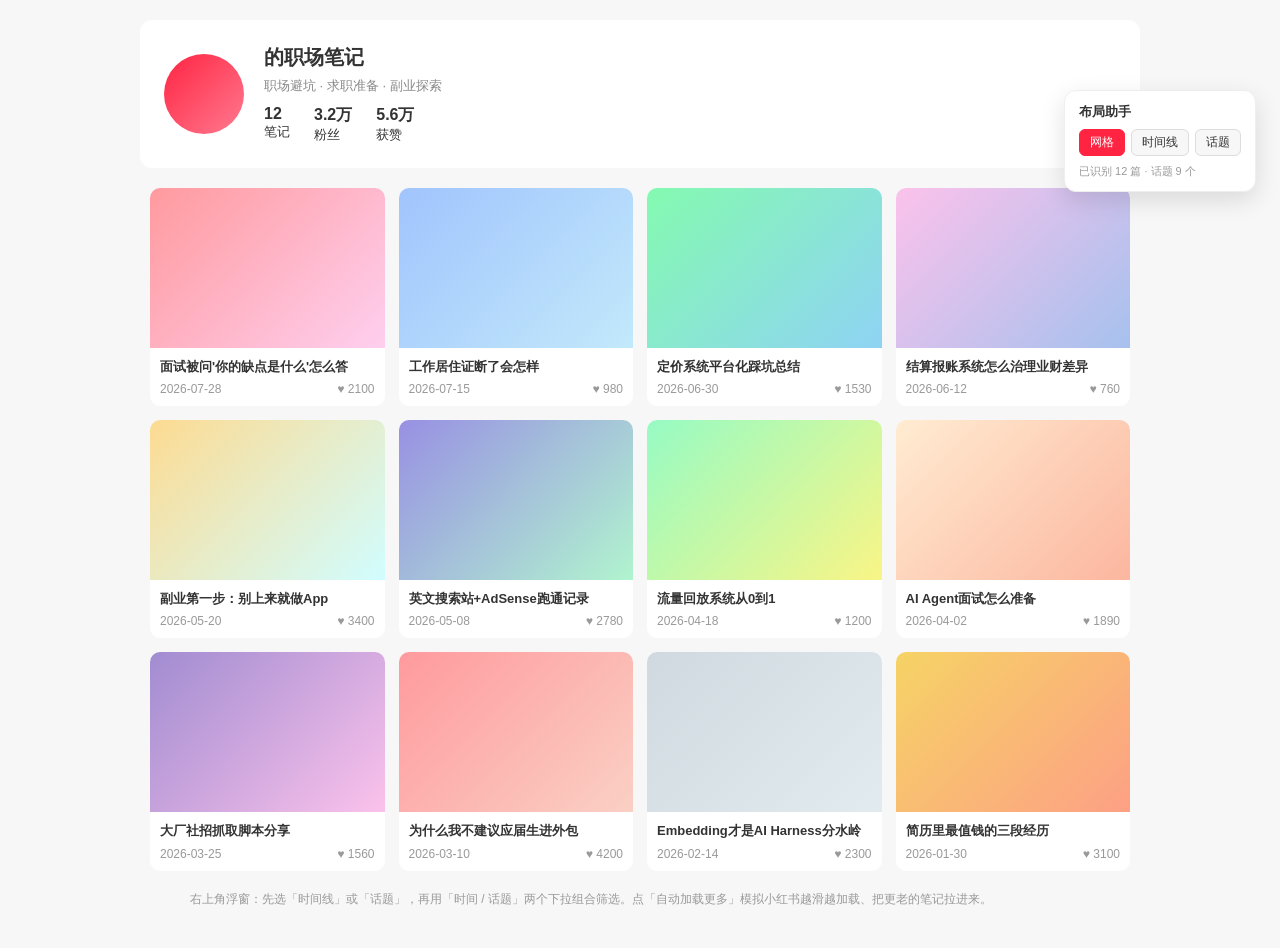
<file: demo/index.html>
<!doctype html>
<html lang="zh-CN">
<head>
<meta charset="utf-8" />
<meta name="viewport" content="width=device-width, initial-scale=1" />
<title>小红书布局助手 · 模拟效果（时间范围 + 话题筛选）</title>
<style>
  * { box-sizing: border-box; }
  body {
    margin: 0;
    font-family: -apple-system, BlinkMacSystemFont, "PingFang SC", "Microsoft YaHei", "Segoe UI", Roboto, Arial, sans-serif;
    background: #f7f7f7;
    color: #333;
  }
  /* 顶部用户头（模拟小红书主页） */
  .profile {
    background: #fff;
    max-width: 1000px;
    margin: 20px auto 0;
    padding: 24px;
    border-radius: 12px;
    display: flex;
    gap: 20px;
    align-items: center;
  }
  .avatar {
    width: 80px; height: 80px; border-radius: 50%;
    background: linear-gradient(135deg, #ff2442, #ff7a90);
    flex-shrink: 0;
  }
  .profile h2 { margin: 0 0 6px; font-size: 20px; }
  .profile p { margin: 0; color: #888; font-size: 13px; }
  .stats { display: flex; gap: 24px; margin-top: 10px; font-size: 13px; }
  .stats b { font-size: 16px; display: block; }

  /* 浮窗（布局助手） */
  .panel {
    position: fixed; top: 90px; right: 24px; z-index: 999;
    background: #fff; border: 1px solid #eee; border-radius: 12px;
    box-shadow: 0 8px 24px rgba(0,0,0,.12); padding: 12px 14px; font-size: 13px;
    min-width: 168px;
  }
  .panel .title { font-weight: 700; margin-bottom: 8px; }
  .panel .btns { display: flex; gap: 6px; margin-bottom: 8px; }
  .panel button.mode {
    border: 1px solid #ddd; background: #f7f7f7; border-radius: 6px;
    padding: 4px 10px; cursor: pointer; font-size: 12px; color: #333;
  }
  .panel button.mode.active { background: #ff2442; color: #fff; border-color: #ff2442; }
  .panel .filter {
    border-top: 1px solid #f0f0f0; border-bottom: 1px solid #f0f0f0;
    padding: 10px 0; margin-bottom: 8px;
  }
  .panel .frow { display: flex; align-items: center; gap: 8px; margin-bottom: 8px; }
  .panel .frow:last-child { margin-bottom: 0; }
  .panel .flabel { color: #888; font-size: 12px; width: 28px; flex-shrink: 0; }
  .panel select {
    flex: 1; border: 1px solid #ddd; border-radius: 6px; padding: 4px 6px;
    font-size: 12px; font-family: inherit; color: #333; background: #fff; max-width: 112px;
  }
  .panel .custom { display: flex; align-items: center; gap: 4px; margin: -2px 0 10px 36px; }
  .panel .custom input[type=date] {
    flex: 1; border: 1px solid #ddd; border-radius: 6px; padding: 3px 5px;
    font-size: 11px; font-family: inherit; color: #333; min-width: 0;
  }
  .panel .tilde { color: #999; font-size: 12px; }
  .panel .actions { margin-bottom: 8px; }
  .panel #autoload {
    width: 100%; border: 1px solid #ff2442; background: #fff5f6; color: #ff2442;
    border-radius: 6px; padding: 6px; cursor: pointer; font-size: 12px; font-family: inherit;
  }
  .panel #autoload:hover { background: #ffe9ec; }
  .panel .count { color: #999; font-size: 11px; }
  .panel[data-mode="grid"] .filter,
  .panel[data-mode="grid"] .actions { display: none; }

  /* 默认网格（模拟原版瀑布流） */
  .grid {
    max-width: 1000px; margin: 20px auto; padding: 0 10px;
    display: grid; grid-template-columns: repeat(4, 1fr); gap: 14px;
  }
  .card {
    background: #fff; border-radius: 10px; overflow: hidden; font-size: 13px;
  }
  .card .cover { height: 160px; }
  .card .body { padding: 10px; }
  .card .body .t { font-weight: 600; line-height: 1.4; margin-bottom: 6px; }
  .card .body .m { color: #999; font-size: 12px; display: flex; justify-content: space-between; }

  /* 重排根容器 */
  .layout-root { max-width: 900px; margin: 20px auto; padding: 0 20px 40px; }
  .group { margin-bottom: 28px; }
  .group-title {
    font-size: 18px; font-weight: 700; color: #222; margin-bottom: 12px;
    padding-bottom: 6px; border-bottom: 2px solid #ff2442;
  }
  .group-title small { font-size: 13px; color: #999; font-weight: 400; margin-left: 6px; }
  .list { display: flex; flex-direction: column; gap: 14px; }
  .note {
    display: flex; gap: 14px; padding: 12px; border-radius: 12px; background: #fff;
    border: 1px solid #eee; text-decoration: none; color: inherit;
    transition: box-shadow .2s, transform .2s;
  }
  .note:hover { box-shadow: 0 4px 14px rgba(0,0,0,.08); transform: translateY(-1px); }
  .note .note-cover {
    width: 140px; height: 100px; flex-shrink: 0; border-radius: 8px;
    background-size: cover; background-position: center; background-color: #f5f5f5;
  }
  .note .note-body { flex: 1; min-width: 0; display: flex; flex-direction: column; gap: 6px; }
  .note .note-title { font-size: 15px; font-weight: 600; color: #111; line-height: 1.4; }
  .note .note-desc { font-size: 13px; color: #666; line-height: 1.5; }
  .note .note-meta { font-size: 12px; color: #999; display: flex; gap: 12px; }
  .note .note-tags { display: flex; gap: 6px; flex-wrap: wrap; }
  .note .tag { background: #f2f2f2; color: #555; padding: 2px 8px; border-radius: 12px; font-size: 11px; }

  .hide { display: none !important; }
  .hint { max-width: 900px; margin: 0 auto 40px; color: #999; font-size: 12px; }
  .empty { color: #999; font-size: 14px; text-align: center; padding: 60px 0; }
</style>
</head>
<body>

<div class="profile">
  <div class="avatar"></div>
  <div>
    <h2>的职场笔记</h2>
    <p>职场避坑 · 求职准备 · 副业探索</p>
    <div class="stats">
      <div><b id="statNotes">12</b>笔记</div>
      <div><b>3.2万</b>粉丝</div>
      <div><b>5.6万</b>获赞</div>
    </div>
  </div>
</div>

<div class="panel" id="panel" data-mode="grid">
  <div class="title">布局助手</div>
  <div class="btns">
    <button class="mode active" data-mode="grid">网格</button>
    <button class="mode" data-mode="timeline">时间线</button>
    <button class="mode" data-mode="topics">话题</button>
  </div>
  <div class="filter">
    <div class="frow">
      <span class="flabel">时间</span>
      <select id="range">
        <option value="all">全部时间</option>
        <option value="3m">近3个月</option>
        <option value="6m">近6个月</option>
        <option value="year">今年</option>
        <option value="custom">自定义…</option>
      </select>
    </div>
    <div class="custom hide" id="custom">
      <input type="date" id="from" /> <span class="tilde">~</span> <input type="date" id="to" />
    </div>
    <div class="frow">
      <span class="flabel">话题</span>
      <select id="topic"><option value="ALL">全部话题</option></select>
    </div>
  </div>
  <div class="actions">
    <button id="autoload">自动加载更多</button>
  </div>
  <div class="count">已识别 <span id="count">12</span> 篇 · 话题 <span id="topicCount">0</span> 个</div>
</div>

<!-- 原版网格 -->
<div class="grid" id="grid"></div>

<!-- 重排视图 -->
<div class="layout-root hide" id="layoutRoot"></div>

<div class="hint" id="hint">右上角浮窗：先选「时间线」或「话题」，再用「时间 / 话题」两个下拉组合筛选。点「自动加载更多」模拟小红书越滑越加载、把更老的笔记拉进来。</div>

<script>
// 样本：话题现在能被识别（真实扩展从 tag_list + 标题 # 提取）
const notes = [
  { title: "面试被问'你的缺点是什么'怎么答", desc: "别真说缺点，用'成长型缺点+改进动作'结构，附模板", time: "2026-07-28", likes: 2100, topics: ["职场避坑"], cover: "linear-gradient(135deg,#ff9a9e,#fecfef)" },
  { title: "工作居住证断了会怎样", desc: "续签要连续在京参保+应税收入≥14k，挂靠别用灵活就业", time: "2026-07-15", likes: 980, topics: ["北京落户","职场避坑"], cover: "linear-gradient(135deg,#a1c4fd,#c2e9fb)" },
  { title: "定价系统平台化踩坑总结", desc: "多套烟囱统一成配置化平台，六步流程+三大域模型", time: "2026-06-30", likes: 1530, topics: ["定价架构"], cover: "linear-gradient(135deg,#84fab0,#8fd3f4)" },
  { title: "结算报账系统怎么治理业财差异", desc: "百万级差异靠防腐层+AI影响评估+知识库兜底", time: "2026-06-12", likes: 760, topics: ["结算架构","定价架构"], cover: "linear-gradient(135deg,#fbc2eb,#a6c1ee)" },
  { title: "副业第一步：别上来就做App", desc: "轻量CLI/skill路线，先验证再投入，成本最低", time: "2026-05-20", likes: 3400, topics: ["副业探索"], cover: "linear-gradient(135deg,#fddb92,#d1fdff)" },
  { title: "英文搜索站+AdSense跑通记录", desc: "evergreen内容+Cloudflare Pages自定义域名，睡后收入起点", time: "2026-05-08", likes: 2780, topics: ["副业探索","AdSense"], cover: "linear-gradient(135deg,#9890e3,#b1f4cf)" },
  { title: "流量回放系统从0到1", desc: "基于阿里Sandbox二次开发，零侵入录制回放+时间倒流", time: "2026-04-18", likes: 1200, topics: ["质量工程"], cover: "linear-gradient(135deg,#96fbc4,#f9f586)" },
  { title: "AI Agent面试怎么准备", desc: "把项目文档当上下文，分层STAR讲清因果链", time: "2026-04-02", likes: 1890, topics: ["求职准备","AI"], cover: "linear-gradient(135deg,#ffecd2,#fcb69f)" },
  { title: "大厂社招抓取脚本分享", desc: "curl首页→找JS→直连JSON，绕过SPA省事", time: "2026-03-25", likes: 1560, topics: ["求职准备"], cover: "linear-gradient(135deg,#a18cd1,#fbc2eb)" },
  { title: "为什么我不建议应届生进外包", desc: "成长曲线被锁死，三年后差距拉开", time: "2026-03-10", likes: 4200, topics: ["职场避坑"], cover: "linear-gradient(135deg,#ff9a9e,#fad0c4)" },
  { title: "Embedding才是AI Harness分水岭", desc: "高频检索用向量，一次性判断才用LLM，边际成本趋零", time: "2026-02-14", likes: 2300, topics: ["AI","副业探索"], cover: "linear-gradient(135deg,#cfd9df,#e2ebf0)" },
  { title: "简历里最值钱的三段经历", desc: "定价+结算+支付，按含金量排序讲", time: "2026-01-30", likes: 3100, topics: ["求职准备","职场避坑"], cover: "linear-gradient(135deg,#f6d365,#fda085)" }
];

// “自动加载更多”会逐批把更老的笔记拉进来（模拟小红书无限滚动）
const moreNotes = [
  { title: "2025年终复盘：我的三条主线", desc: "定价/结算/求职，一条线都没断", time: "2025-12-20", likes: 1800, topics: ["职场避坑"], cover: "linear-gradient(135deg,#d4fc79,#96e6a1)" },
  { title: "从0搭流量回放平台的坑", desc: "Mock下游RPC是核心，别一上来就全链路", time: "2025-11-11", likes: 900, topics: ["质量工程"], cover: "linear-gradient(135deg,#84fab0,#8fd3f4)" },
  { title: "第一次带团队踩的雷", desc: "授权不够、复盘流于形式", time: "2025-10-02", likes: 2600, topics: ["职场避坑","管理"], cover: "linear-gradient(135deg,#ff9a9e,#fecfef)" },
  { title: "副业第二年：收入结构变了", desc: "广告+资产型被动收入开始跑", time: "2025-08-15", likes: 3100, topics: ["副业探索","AdSense"], cover: "linear-gradient(135deg,#fddb92,#d1fdff)" },
  { title: "定价测算系统上线记", desc: "单城测算从1天压到20分钟", time: "2025-06-30", likes: 1400, topics: ["定价架构"], cover: "linear-gradient(135deg,#a1c4fd,#c2e9fb)" },
  { title: "求职心态：慢就是快", desc: "不海投，精准打大厂同级岗", time: "2025-04-18", likes: 2200, topics: ["求职准备"], cover: "linear-gradient(135deg,#fbc2eb,#a6c1ee)" }
];
let moreIdx = 0;

const grid = document.getElementById('grid');
const layoutRoot = document.getElementById('layoutRoot');
const hint = document.getElementById('hint');

// 默认网格
grid.innerHTML = notes.map(n => `
  <div class="card">
    <div class="cover" style="background:${n.cover}"></div>
    <div class="body">
      <div class="t">${n.title}</div>
      <div class="m"><span>${n.time}</span><span>♥ ${n.likes}</span></div>
    </div>
  </div>
`).join('');

function esc(s){return String(s).replace(/[&<>"']/g,c=>({'&':'&amp;','<':'&lt;','>':'&gt;','"':'&quot;',"'":'&#39;'}[c]));}
function getNoteDate(n){ const [y,m,d]=n.time.split('-').map(Number); return new Date(y,m-1,d); }

// ---- 筛选状态 ----
let filterRange='all', filterFrom='', filterTo='', filterTopic='ALL', mode='grid';

function inRange(date){
  if(filterRange==='all') return true;
  const now=new Date(2026,7,19); // 模拟“今天”
  if(filterRange==='3m'){ const d=new Date(now); d.setMonth(d.getMonth()-3); return date>=d; }
  if(filterRange==='6m'){ const d=new Date(now); d.setMonth(d.getMonth()-6); return date>=d; }
  if(filterRange==='year'){ return date.getFullYear()===now.getFullYear(); }
  if(filterRange==='custom'){
    if(filterFrom && date < new Date(filterFrom+'T00:00:00')) return false;
    if(filterTo && date > new Date(filterTo+'T23:59:59')) return false;
    return true;
  }
  return true;
}
function getRawTopics(n){ return n.topics||[]; }
function getFilteredNotes(){
  return notes.filter(n=>{
    const date=getNoteDate(n);
    if(!inRange(date)) return false;
    if(filterTopic!=='ALL'){
      const raw=getRawTopics(n);
      if(filterTopic==='UNCATEGORIZED'){ if(raw.length) return false; }
      else if(!raw.includes(filterTopic)) return false;
    }
    return true;
  });
}

function renderItem(n){
  const tags=(n.topics||[]).map(t=>`<span class="tag">${esc(t)}</span>`).join('');
  return `<a class="note" href="#" onclick="return false;">
    <div class="note-cover" style="background:${n.cover}"></div>
    <div class="note-body">
      <div class="note-title">${esc(n.title)}</div>
      <div class="note-desc">${esc(n.desc)}</div>
      <div class="note-meta"><span>${n.time}</span><span>♥ ${n.likes}</span></div>
      ${tags?`<div class="note-tags">${tags}</div>`:''}
    </div>
  </a>`;
}

function renderTimeline(){
  const list=getFilteredNotes().slice().sort((a,b)=>b.time.localeCompare(a.time));
  const groups={};
  list.forEach(n=>{ const k=n.time.slice(0,7); (groups[k]=groups[k]||[]).push(n); });
  const keys=Object.keys(groups).sort().reverse();
  if(!keys.length) return '<div class="empty">当前筛选条件下没有笔记</div>';
  return keys.map(m=>`<div class="group"><div class="group-title">${m} <small>(${groups[m].length})</small></div><div class="list">${groups[m].map(renderItem).join('')}</div></div>`).join('');
}

function renderTopics(){
  const list=getFilteredNotes();
  const groups={};
  list.forEach(n=>{ (getRawTopics(n).length?getRawTopics(n):['未分类']).forEach(t=>{ (groups[t]=groups[t]||[]).push(n); }); });
  const entries=Object.entries(groups).sort((a,b)=>b[1].length-a[1].length);
  if(!entries.length) return '<div class="empty">当前筛选条件下没有笔记</div>';
  return entries.map(([t,list2])=>`<div class="group"><div class="group-title">${esc(t)} <small>(${list2.length})</small></div><div class="list">${list2.map(renderItem).join('')}</div></div>`).join('');
}

function setMode(m){
  mode=m;
  document.getElementById('panel').dataset.mode = m;
  document.querySelectorAll('.panel button.mode').forEach(b=>b.classList.toggle('active',b.dataset.mode===m));
  if(m==='grid'){
    grid.classList.remove('hide'); layoutRoot.classList.add('hide');
    hint.textContent='原版瀑布流。点「时间线」或「话题」切换，再用时间/话题两个下拉组合筛选。';
  }else{
    grid.classList.add('hide'); layoutRoot.classList.remove('hide');
    layoutRoot.innerHTML = m==='timeline'?renderTimeline():renderTopics();
    const cond=[];
    if(filterRange!=='all') cond.push(filterRange==='custom'?`${filterFrom||'…'}~${filterTo||'…'}`:({3:'近3个月',6:'近6个月',year:'今年'}[filterRange==='3m'?'3':filterRange==='6m'?'6':'year']||filterRange));
    if(filterTopic!=='ALL') cond.push(filterTopic==='UNCATEGORIZED'?'未分类':filterTopic);
    hint.textContent = (m==='timeline'?'按发布时间倒序、按月分组。':'按话题分组。') + (cond.length?` 当前筛选：${cond.join(' + ')}`:' 当前无筛选（全部）。');
  }
}

function rebuildTopicOptions(){
  const sel=document.getElementById('topic');
  const freq=new Map(); let hasUn=false;
  notes.forEach(n=>{ const raw=getRawTopics(n); if(!raw.length){hasUn=true;return;} raw.forEach(t=>freq.set(t,(freq.get(t)||0)+1)); });
  const sorted=[...freq.entries()].sort((a,b)=>b[1]-a[1]);
  let html='<option value="ALL">全部话题</option>';
  if(hasUn) html+='<option value="UNCATEGORIZED">未分类</option>';
  sorted.forEach(([t,c])=> html+=`<option value="${esc(t)}">${esc(t)} (${c})</option>`);
  sel.innerHTML=html;
  if([...sel.options].some(o=>o.value===filterTopic)) sel.value=filterTopic;
  document.getElementById('topicCount').textContent=freq.size+(hasUn?0:0);
}

// 自动加载更多（模拟无限滚动）
document.getElementById('autoload').addEventListener('click',()=>{
  if(moreIdx>=moreNotes.length){ alert('已经到底啦，没有更多笔记了'); return; }
  // 每批加载 2 篇更老的
  for(let i=0;i<2 && moreIdx<moreNotes.length;i++) notes.push(moreNotes[moreIdx++]);
  document.getElementById('count').textContent=notes.length;
  document.getElementById('statNotes').textContent=notes.length;
  rebuildTopicOptions();
  if(mode!=='grid') setMode(mode);
  hint.textContent='已模拟加载更老的笔记（自动滚动到底的效果）。现在去「时间」选「今年」或自定义早一点的区间，看是否能筛到 2025 的内容。';
});

// 绑定筛选控件
document.getElementById('range').addEventListener('change',e=>{
  filterRange=e.target.value;
  document.getElementById('custom').classList.toggle('hide', filterRange!=='custom');
  if(mode!=='grid') setMode(mode);
});
document.getElementById('from').addEventListener('change',e=>{ filterFrom=e.target.value; if(mode!=='grid') setMode(mode); });
document.getElementById('to').addEventListener('change',e=>{ filterTo=e.target.value; if(mode!=='grid') setMode(mode); });
document.getElementById('topic').addEventListener('change',e=>{ filterTopic=e.target.value; if(mode!=='grid') setMode(mode); });
document.querySelectorAll('.panel button.mode').forEach(b=>b.addEventListener('click',()=>setMode(b.dataset.mode)));

rebuildTopicOptions();
document.getElementById('count').textContent=notes.length;
</script>
</body>
</html>
</file>
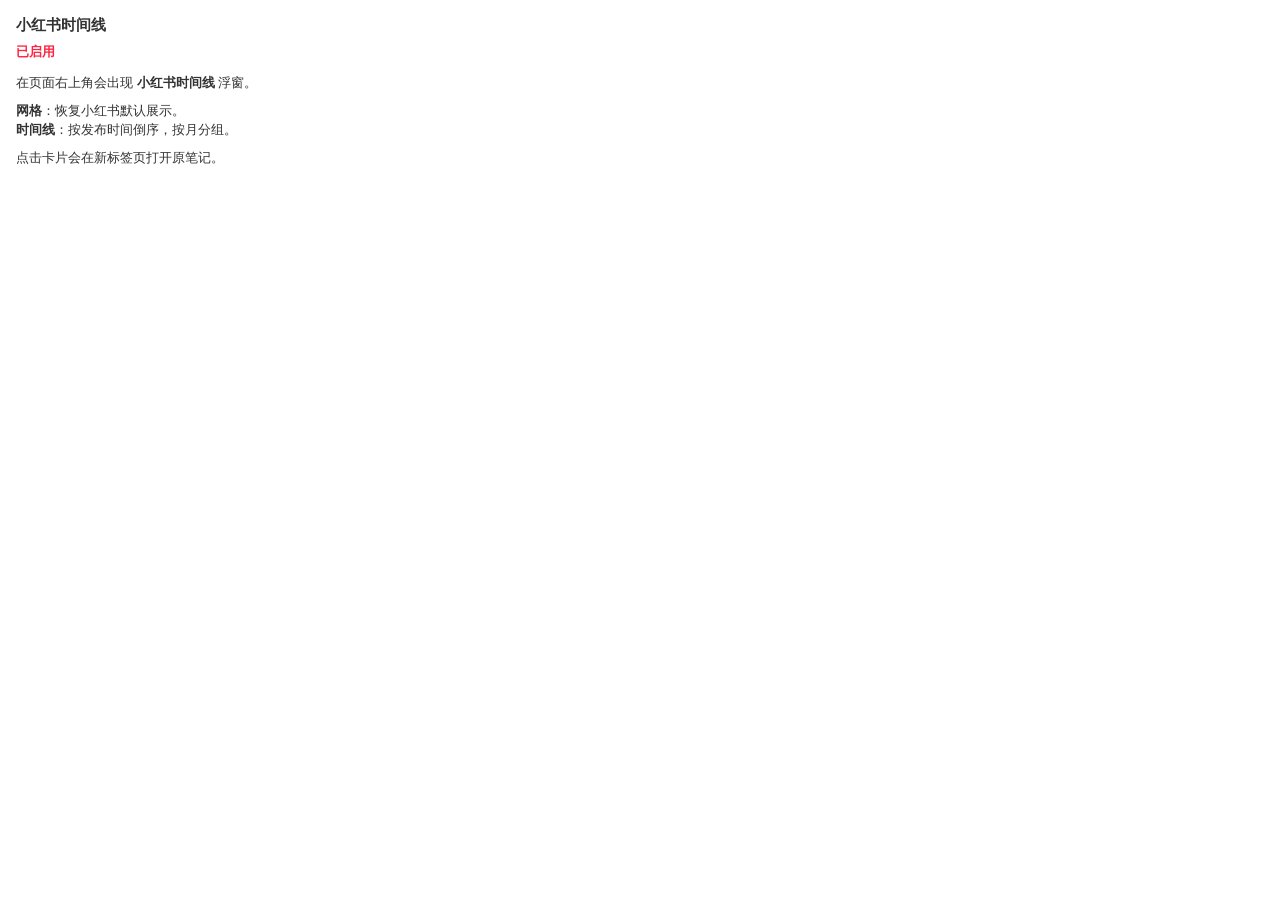
<file: popup.html>
<!doctype html>
<html lang="zh-CN">
  <head>
    <meta charset="utf-8" />
    <style>
      body {
        width: 260px;
        margin: 0;
        padding: 16px;
        font-family: -apple-system, BlinkMacSystemFont, "Segoe UI", Roboto, "Helvetica Neue", Arial, sans-serif;
        font-size: 13px;
        color: #333;
      }
      h1 {
        font-size: 15px;
        margin: 0 0 8px;
      }
      .status {
        color: #ff2442;
        font-weight: 600;
        margin-bottom: 12px;
      }
      p {
        margin: 0 0 8px;
        line-height: 1.5;
      }
      code {
        background: #f5f5f5;
        padding: 1px 4px;
        border-radius: 4px;
        font-size: 12px;
      }
    </style>
  </head>
  <body>
    <h1>小红书时间线</h1>
    <div class="status" id="status">已启用</div>
    <p>在页面右上角会出现 <strong>小红书时间线</strong> 浮窗。</p>
    <p>
      <strong>网格</strong>：恢复小红书默认展示。<br />
      <strong>时间线</strong>：按发布时间倒序，按月分组。
    </p>
    <p>点击卡片会在新标签页打开原笔记。</p>
    <script src="popup.js"></script>
  </body>
</html>
</file>
